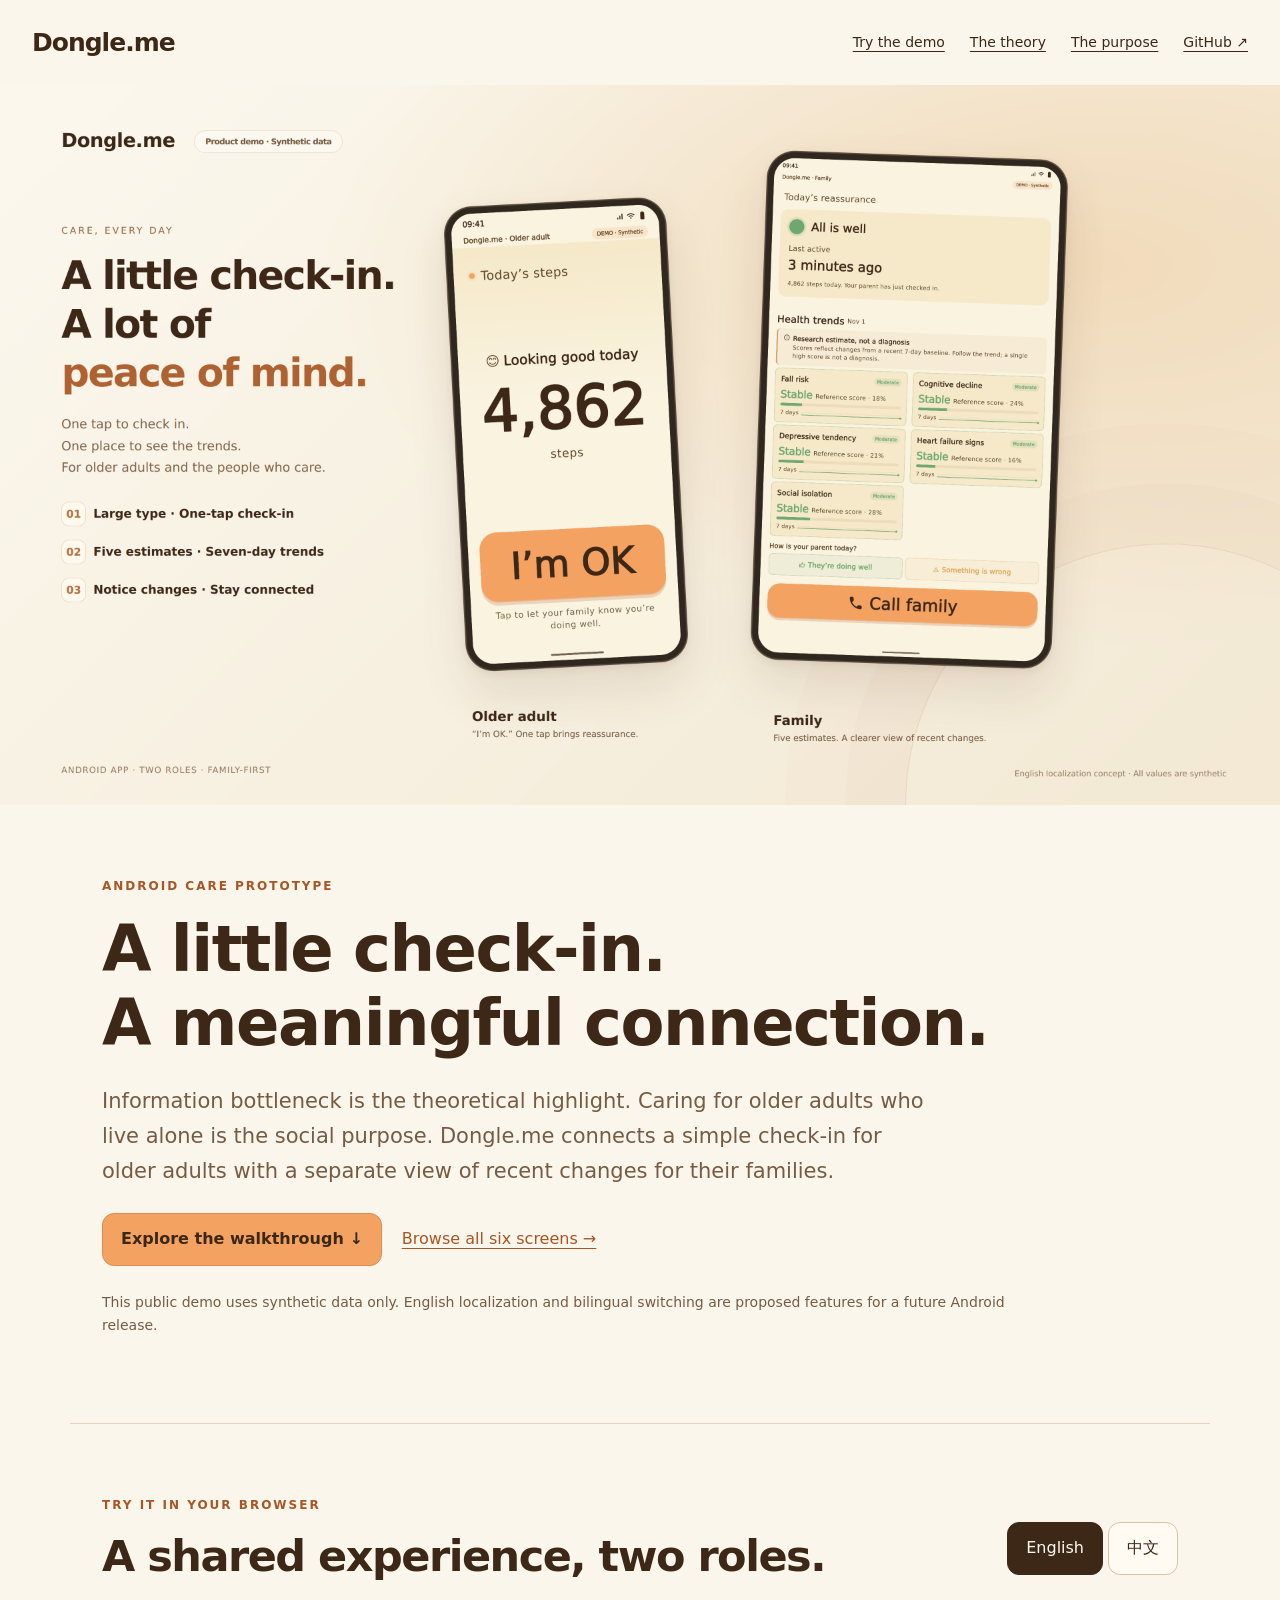
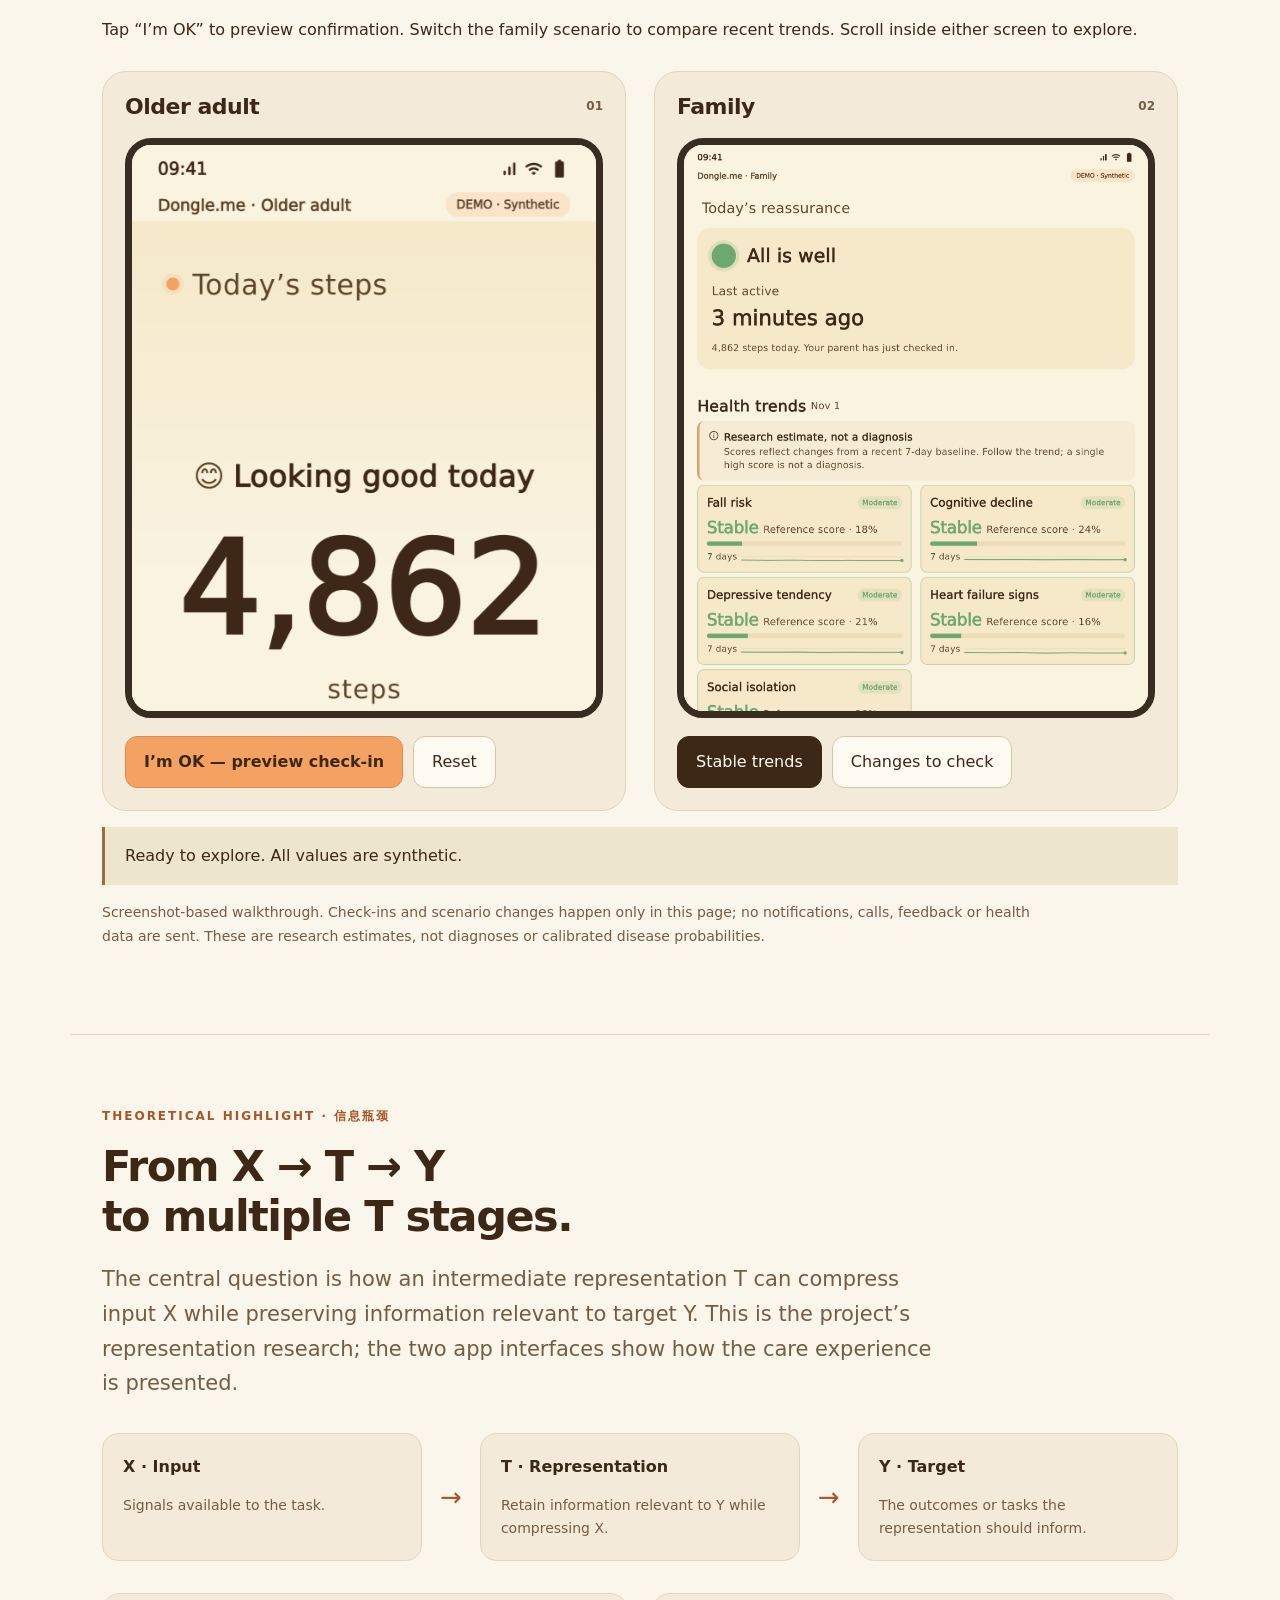
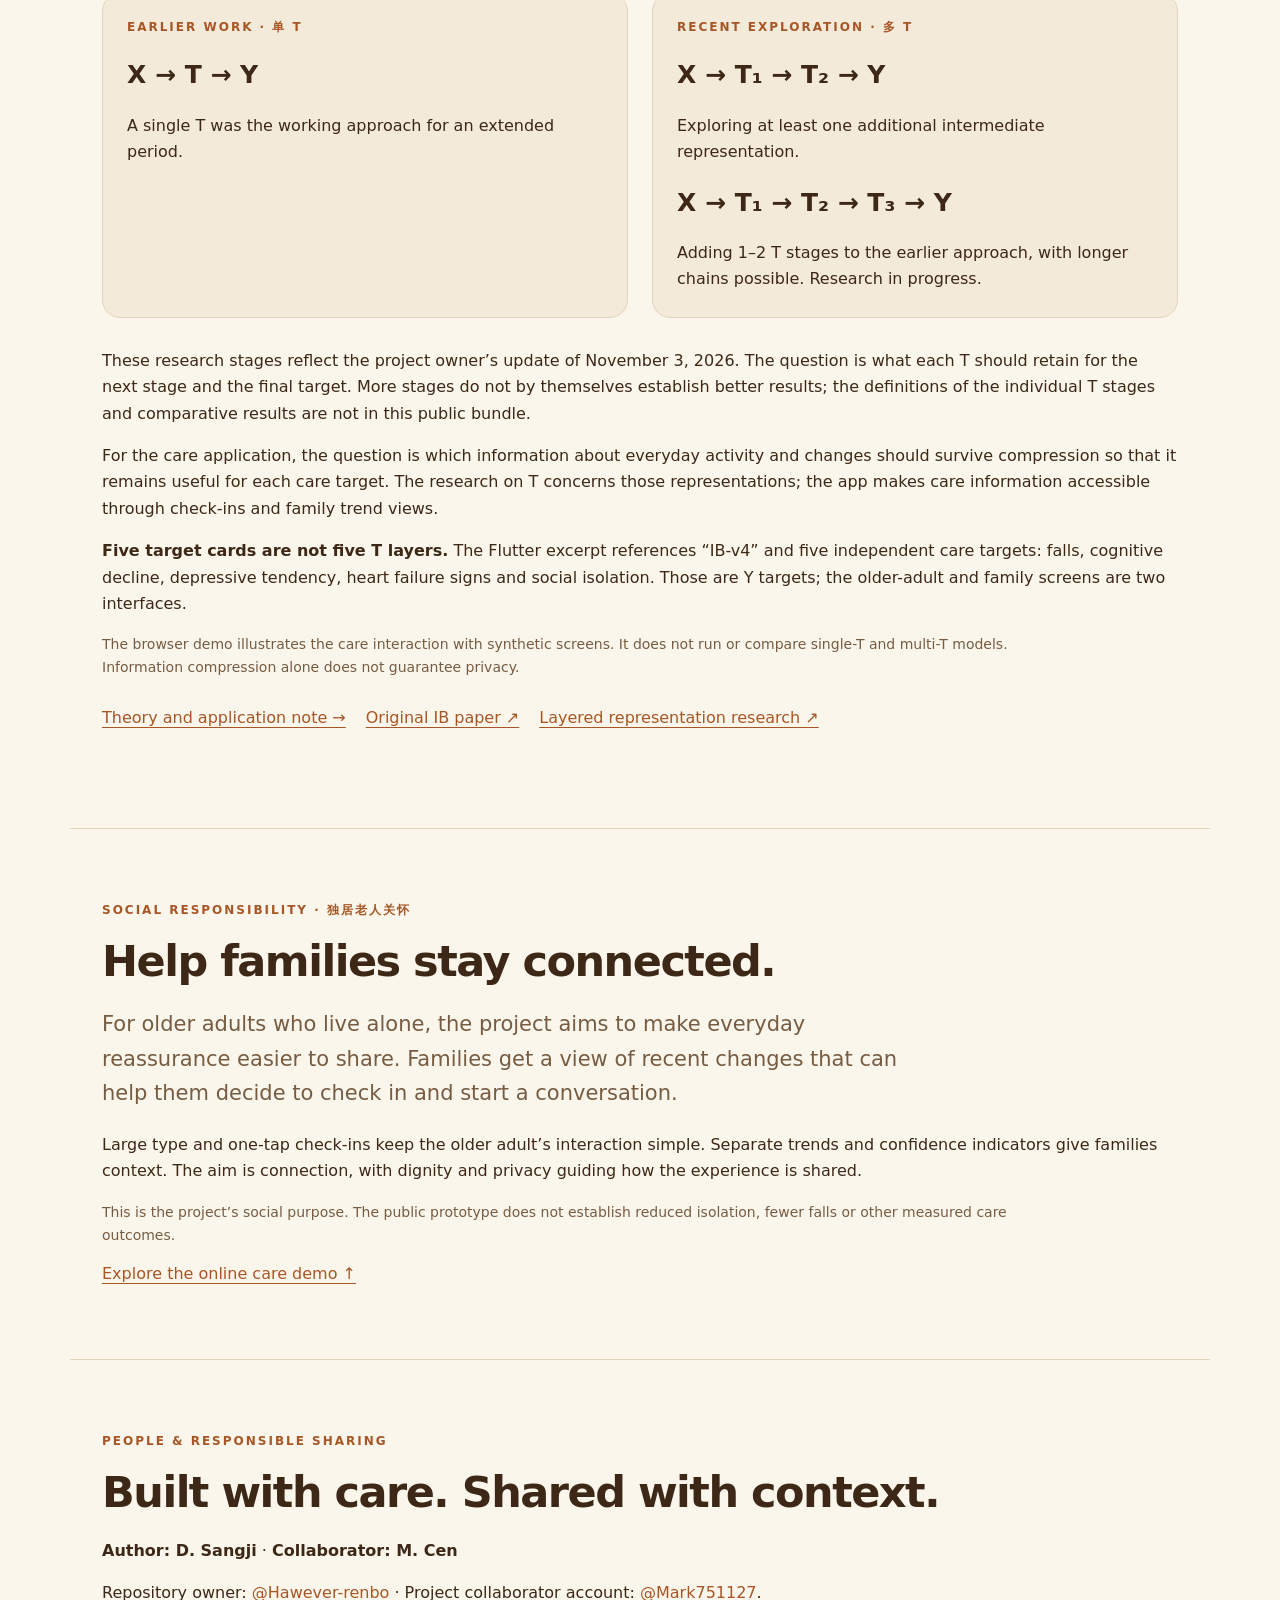
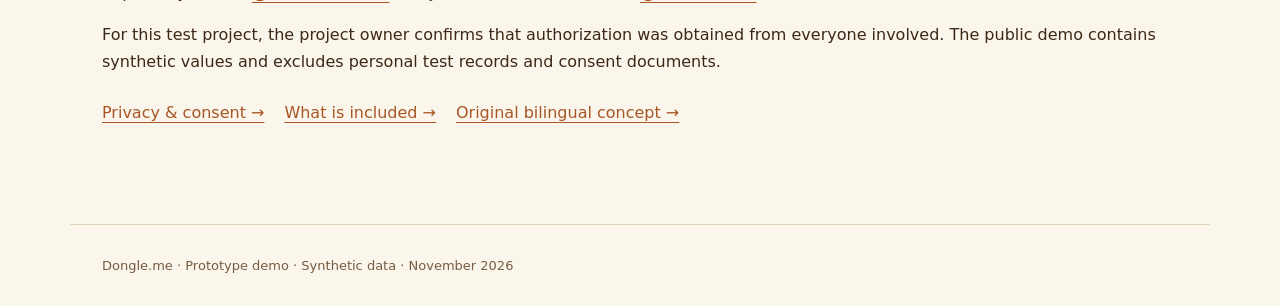
<file: index.html>
<!doctype html>
<html lang="en">
<head>
<meta name="author" content="D. Sangji">
<meta charset="utf-8"><meta name="viewport" content="width=device-width,initial-scale=1">
<meta name="description" content="Dongle.me: information bottleneck research from X–T–Y to multi-T exploration, applied to care for older adults living alone.">
<meta property="og:title" content="Dongle.me — A little check-in. A lot of peace of mind.">
<meta property="og:description" content="Information bottleneck · Care for older adults living alone · Synthetic-data walkthrough">
<meta property="og:image" content="https://hawever-renbo.github.io/dongle-me/assets/cover.png">
<title>Dongle.me · Care prototype</title>
<link rel="icon" href="data:,">
<link rel="stylesheet" href="style.css"><script src="demo.js" defer></script>
</head>
<body>
<header class="nav"><a class="brand" href="#">Dongle.me</a><nav aria-label="Main"><a href="#demo">Try the demo</a><a href="#theory">The theory</a><a href="#care">The purpose</a><a href="https://github.com/Hawever-renbo/dongle-me">GitHub ↗</a></nav></header>
<main>
<section aria-label="Product overview"><img class="cover" src="assets/cover.png" alt="Dongle.me: A little check-in. A lot of peace of mind. Older adult and family interfaces side by side." width="2048" height="1152" fetchpriority="high"></section>
<section class="intro section"><p class="eyebrow">ANDROID CARE PROTOTYPE</p><h1>A little check-in.<br>A meaningful connection.</h1><p class="lead">Information bottleneck is the theoretical highlight. Caring for older adults who live alone is the social purpose. Dongle.me connects a simple check-in for older adults with a separate view of recent changes for their families.</p><div class="links"><a class="primary" href="#demo">Explore the walkthrough ↓</a><a href="assets/index.html">Browse all six screens →</a></div><p class="fine">This public demo uses synthetic data only. English localization and bilingual switching are proposed features for a future Android release.</p></section>
<section id="demo" class="section demo"><div class="section-head"><div><p class="eyebrow">TRY IT IN YOUR BROWSER</p><h2>A shared experience, two roles.</h2></div><div class="switch" role="group" aria-label="Demo language"><button type="button" id="lang-en" aria-pressed="true">English</button><button type="button" id="lang-zh" aria-pressed="false" lang="zh-CN">中文</button></div></div>
<p id="instructions">Tap “I’m OK” to preview confirmation. Switch the family scenario to compare recent trends. Scroll inside either screen to explore.</p>
<div class="panels"><article class="panel"><div class="panel-top"><h3 id="elder-label">Older adult</h3><span class="tag">01</span></div><div class="screen"><img id="elder-screen" src="assets/01-elder-home.png" alt="Older adult home, English"></div><div class="controls"><button class="primary" type="button" id="check-in">I’m OK — preview check-in</button><button type="button" id="reset">Reset</button></div></article>
<article class="panel"><div class="panel-top"><h3 id="family-label">Family</h3><span class="tag">02</span></div><div class="screen"><img id="family-screen" src="assets/06-caregiver-foldable.png" alt="Family view, stable scenario, English"></div><div class="controls" role="group" aria-label="Family scenario"><button type="button" id="stable" aria-pressed="true">Stable trends</button><button type="button" id="watch" aria-pressed="false">Changes to check</button></div></article></div>
<p id="demo-status" class="status" role="status" aria-live="polite">Ready to explore. All values are synthetic.</p><p id="scope" class="fine">Screenshot-based walkthrough. Check-ins and scenario changes happen only in this page; no notifications, calls, feedback or health data are sent. These are research estimates, not diagnoses or calibrated disease probabilities.</p><noscript><p>Enable JavaScript for interactive controls, or <a href="assets/index.html">browse the static gallery</a>.</p></noscript></section>
<section id="theory" class="section"><p class="eyebrow">THEORETICAL HIGHLIGHT · 信息瓶颈</p><h2>From X → T → Y<br>to multiple T stages.</h2><p class="lead">The central question is how an intermediate representation T can compress input X while preserving information relevant to target Y. This is the project’s representation research; the two app interfaces show how the care experience is presented.</p><div class="flow" aria-label="Single intermediate representation: X to T to Y"><div><b>X · Input</b><p>Signals available to the task.</p></div><span aria-hidden="true">→</span><div><b>T · Representation</b><p>Retain information relevant to Y while compressing X.</p></div><span aria-hidden="true">→</span><div><b>Y · Target</b><p>The outcomes or tasks the representation should inform.</p></div></div>
<div class="research-stages"><article><p class="eyebrow">EARLIER WORK · 单 T</p><h3>X → T → Y</h3><p>A single T was the working approach for an extended period.</p></article><article><p class="eyebrow">RECENT EXPLORATION · 多 T</p><h3>X → T₁ → T₂ → Y</h3><p>Exploring at least one additional intermediate representation.</p><h3>X → T₁ → T₂ → T₃ → Y</h3><p>Adding 1–2 T stages to the earlier approach, with longer chains possible. Research in progress.</p></article></div>
<p>These research stages reflect the project owner’s update of November 3, 2026. The question is what each T should retain for the next stage and the final target. More stages do not by themselves establish better results; the definitions of the individual T stages and comparative results are not in this public bundle.</p><p>For the care application, the question is which information about everyday activity and changes should survive compression so that it remains useful for each care target. The research on T concerns those representations; the app makes care information accessible through check-ins and family trend views.</p>
<p><strong>Five target cards are not five T layers.</strong> The Flutter excerpt references “IB-v4” and five independent care targets: falls, cognitive decline, depressive tendency, heart failure signs and social isolation. Those are Y targets; the older-adult and family screens are two interfaces.</p><p class="fine">The browser demo illustrates the care interaction with synthetic screens. It does not run or compare single-T and multi-T models. Information compression alone does not guarantee privacy.</p><div class="links"><a href="https://github.com/Hawever-renbo/dongle-me/blob/main/docs/INFORMATION_BOTTLENECK.md">Theory and application note →</a><a href="https://arxiv.org/abs/physics/0004057">Original IB paper ↗</a><a href="https://arxiv.org/abs/1503.02406">Layered representation research ↗</a></div></section>
<section id="care" class="section"><p class="eyebrow">SOCIAL RESPONSIBILITY · 独居老人关怀</p><h2>Help families stay connected.</h2><p class="lead">For older adults who live alone, the project aims to make everyday reassurance easier to share. Families get a view of recent changes that can help them decide to check in and start a conversation.</p><p>Large type and one-tap check-ins keep the older adult’s interaction simple. Separate trends and confidence indicators give families context. The aim is connection, with dignity and privacy guiding how the experience is shared.</p><p class="fine">This is the project’s social purpose. The public prototype does not establish reduced isolation, fewer falls or other measured care outcomes.</p><a href="#demo">Explore the online care demo ↑</a></section>
<section class="section"><p class="eyebrow">PEOPLE & RESPONSIBLE SHARING</p><h2>Built with care. Shared with context.</h2><p><strong>Author: D. Sangji</strong> · <strong>Collaborator: M. Cen</strong></p><p>Repository owner: <a href="https://github.com/Hawever-renbo">@Hawever-renbo</a> · Project collaborator account: <a href="https://github.com/Mark751127">@Mark751127</a>.</p><p>For this test project, the project owner confirms that authorization was obtained from everyone involved. The public demo contains synthetic values and excludes personal test records and consent documents.</p><div class="links"><a href="https://github.com/Hawever-renbo/dongle-me/blob/main/docs/PRIVACY.md">Privacy & consent →</a><a href="https://github.com/Hawever-renbo/dongle-me/blob/main/docs/STATUS.md">What is included →</a><a href="assets/bilingual-preview.html">Original bilingual concept →</a></div></section>
</main><footer>Dongle.me · Prototype demo · Synthetic data · November 2026</footer>
</body></html>
</file>
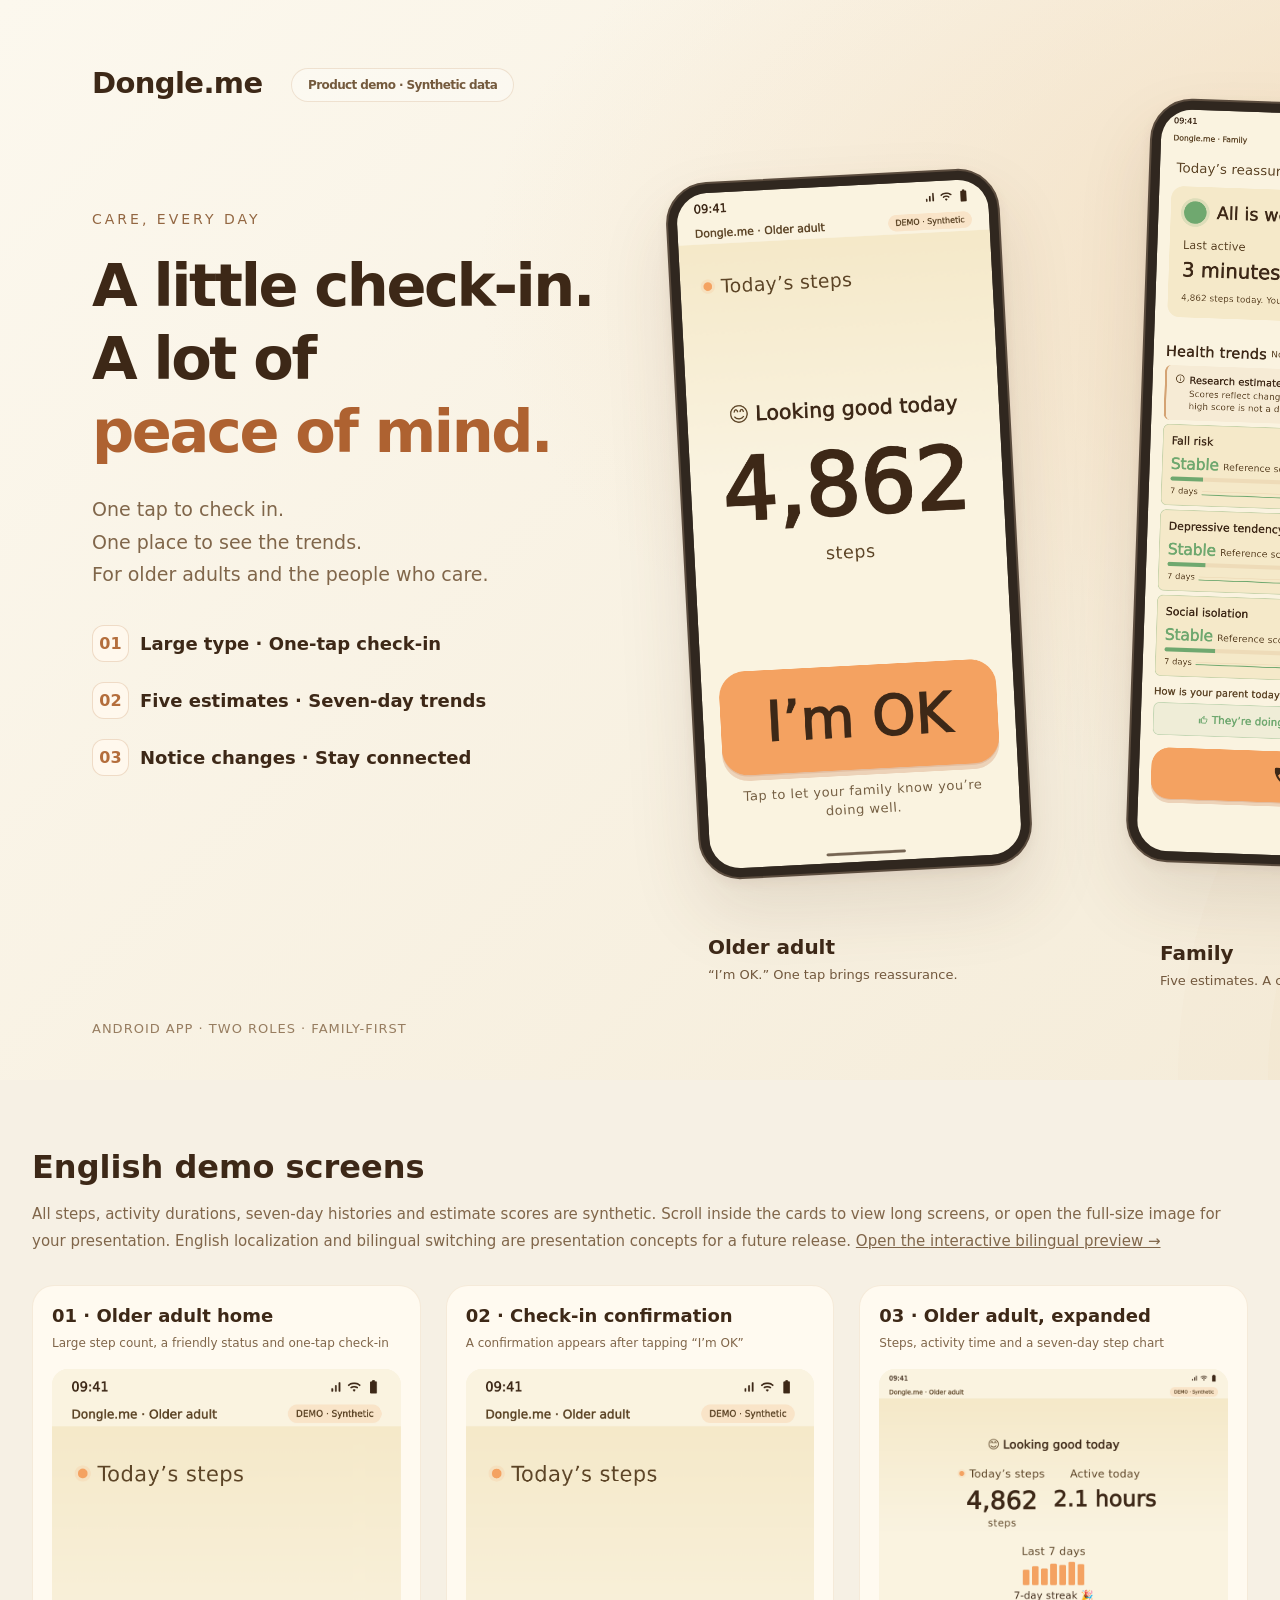
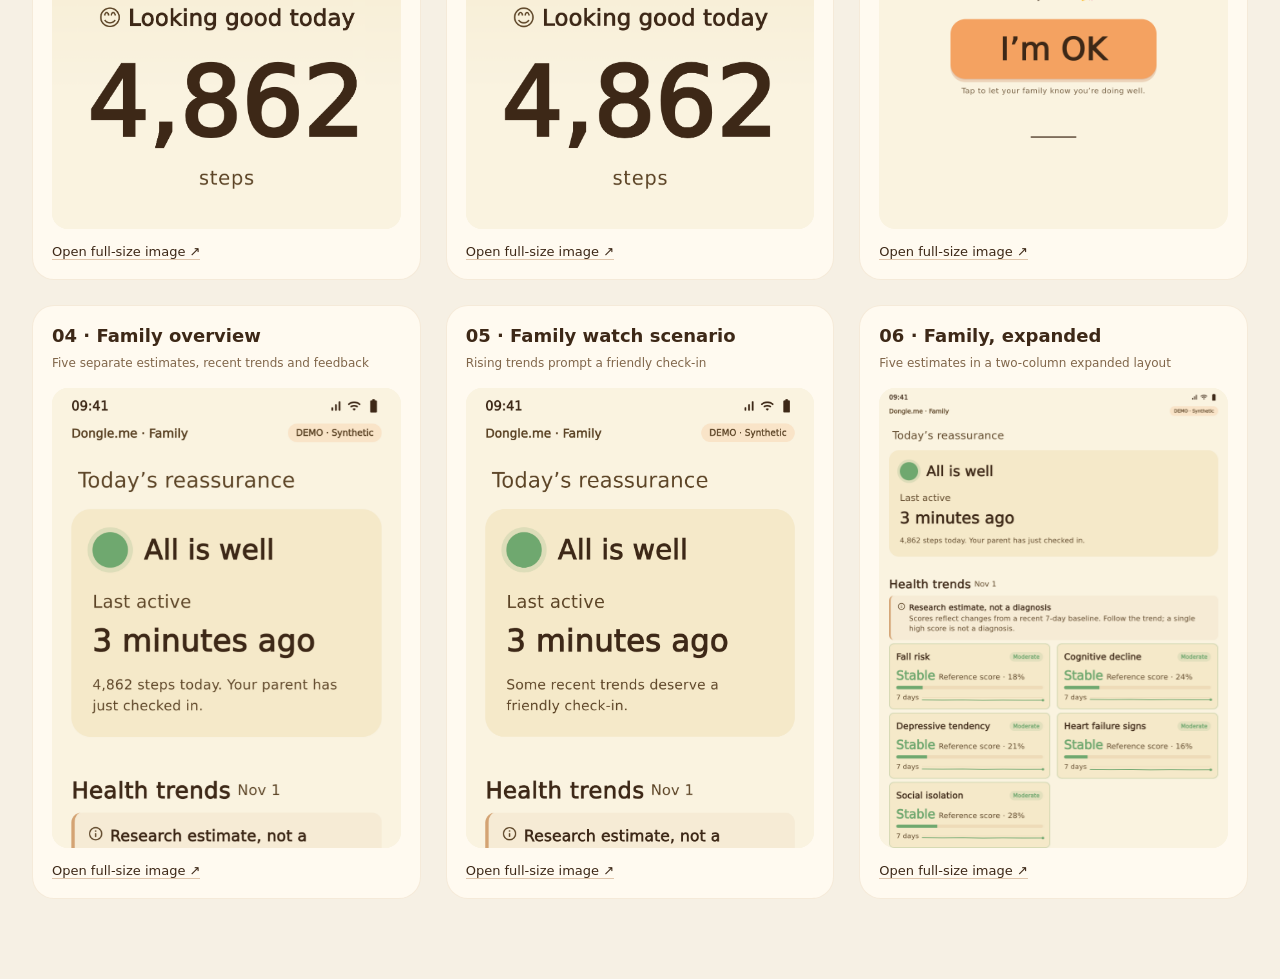
<file: assets/index.html>
<!doctype html>
<html lang="en">
<meta charset="utf-8">
<meta name="viewport" content="width=device-width,initial-scale=1">
<title>Dongle.me · English product demo</title>
<style>
*{box-sizing:border-box}body{margin:0;color:#3d2817;background:#f6f0e4;font-family:'DejaVu Sans','Source Han Sans SC',sans-serif}a{color:inherit}button{font:inherit;cursor:pointer}.hero{position:relative;width:1920px;height:1080px;overflow:hidden;background:radial-gradient(ellipse at 85% 25%,#f2dbbb 0,transparent 50%),linear-gradient(135deg,#fcf8ee,#f3e9d4);isolation:isolate}.hero:after{content:'';position:absolute;width:780px;height:780px;right:-220px;bottom:-390px;border:1px solid #d4a37355;border-radius:50%;box-shadow:0 0 0 90px #d4a3730a,0 0 0 180px #d4a37308;z-index:-1}.brand{position:absolute;left:92px;top:66px;font-size:29px;font-weight:800;letter-spacing:1px}.pill{display:inline-flex;align-items:center;gap:8px;border:1px solid #b9855535;border-radius:30px;padding:9px 16px;font-size:12px;font-weight:600;color:#745a3d;background:#ffffff50}.brand .pill{vertical-align:middle;margin-left:19px}.hero-copy{position:absolute;left:92px;top:237px;width:490px}.eyebrow{font-size:16px;letter-spacing:4px;color:#936742}.hero h1{font-weight:800;font-size:66px;line-height:1.38;letter-spacing:-2px;margin:22px 0 25px}.hero h1 span{color:#ae6231}.sub{font-size:21px;line-height:1.9;max-width:440px;color:#80664a}.features{display:grid;gap:21px;margin-top:48px}.feature{display:flex;align-items:center;gap:15px;font-size:20px;font-weight:600}.feature i{font-style:normal;display:grid;place-items:center;border:1px solid #c18a5a44;width:37px;height:37px;border-radius:12px;background:#fff8ed;color:#b46e3c;font-size:16px}.device{position:absolute;background:#30271f;border:2px solid #5b4c3e;border-radius:42px;padding:9px;box-shadow:0 35px 70px #5d3c2820,0 4px 12px #5d3c2812;overflow:hidden}.device img{display:block;width:100%;border-radius:31px}.elder{width:334px;left:682px;top:175px;transform:rotate(-3deg)}.care{width:452px;left:1138px;top:105px;transform:rotate(2deg)}.caption{position:absolute;font-size:16px;color:#72583d}.caption b{display:block;color:#3d2817;font-size:20px;margin-bottom:8px}.cap-elder{left:708px;top:935px}.cap-care{left:1160px;top:941px}.bottom{position:absolute;bottom:44px;left:92px;font-size:13px;color:#977d60;letter-spacing:1px}.hero-note{position:absolute;right:80px;bottom:40px;font-size:12px;color:#977d60}.gallery{max-width:1350px;margin:0 auto;padding:68px 32px 80px}.gallery h2{font-size:32px;margin:0 0 12px}.gallery p{font-size:15px;line-height:1.8;color:#80664a}.grid{display:grid;grid-template-columns:repeat(3,1fr);gap:25px;margin-top:30px}.card{background:#fffaf0;border:1px solid #ddc5a54f;border-radius:22px;padding:19px}.card h3{font-size:18px;margin:0 0 7px}.card p{margin:0 0 14px;font-size:12px}.shot{height:460px;overflow:auto;border-radius:16px;scrollbar-width:thin;background:#faf3e0}.shot img{display:block;width:100%}.card>a{display:inline-block;font-size:13px;margin-top:15px;text-decoration:none;border-bottom:1px solid #b9855570}.board-scroll{overflow:auto}.gallery-only .board-scroll{display:none}@media(max-width:850px){.grid{grid-template-columns:1fr 1fr}.gallery{padding:35px 18px}.hero{transform-origin:top left}.board-scroll{display:none}}@media(max-width:520px){.grid{grid-template-columns:1fr}}
.hero h1{font-size:59px;line-height:1.24;letter-spacing:-2.4px}.hero-copy{top:211px;width:535px}.sub{font-size:19px;line-height:1.7;max-width:515px}.features{margin-top:35px;gap:20px}.feature{font-size:18px;gap:11px}.eyebrow{font-size:14px;letter-spacing:3px}.cap-care{font-size:13px}.cap-elder{font-size:13px}.brand{letter-spacing:-.6px}</style>
<div class="board-scroll">
<section class="hero" id="presentation-board">
  <div class="brand">Dongle.me <span class="pill">Product demo · Synthetic data</span></div>
  <div class="hero-copy">
    <div class="eyebrow">CARE, EVERY DAY</div>
    <h1>A little check-in.<br>A lot of<br><span>peace of mind.</span></h1>
    <p class="sub">One tap to check in.<br>One place to see the trends.<br>For older adults and the people who care.</p>
    <div class="features">
      <div class="feature"><i>01</i> Large type · One-tap check-in</div>
      <div class="feature"><i>02</i> Five estimates · Seven-day trends</div>
      <div class="feature"><i>03</i> Notice changes · Stay connected</div>
    </div>
  </div>
  <div class="device elder"><img src="01-elder-home.png" alt="Older adult demo home"></div>
  <div class="device care"><img src="06-caregiver-foldable.png" alt="Family demo health trends"></div>
  <div class="caption cap-elder"><b>Older adult</b>“I’m OK.” One tap brings reassurance.</div>
  <div class="caption cap-care"><b>Family</b>Five estimates. A clearer view of recent changes.</div>
  <div class="bottom">ANDROID APP · TWO ROLES · FAMILY-FIRST</div>
  <div class="hero-note">English localization concept · All values are synthetic</div>
</section>
</div>
<main class="gallery">
  <h2>English demo screens</h2>
  <p>All steps, activity durations, seven-day histories and estimate scores are synthetic. Scroll inside the cards to view long screens, or open the full-size image for your presentation. English localization and bilingual switching are presentation concepts for a future release. <a href="bilingual-preview.html">Open the interactive bilingual preview →</a></p>
  <div class="grid">
    <article class="card"><h3>01 · Older adult home</h3><p>Large step count, a friendly status and one-tap check-in</p><div class="shot"><img src="01-elder-home.png" alt="Older adult home"></div><a href="01-elder-home.png" target="_blank">Open full-size image ↗</a></article>
    <article class="card"><h3>02 · Check-in confirmation</h3><p>A confirmation appears after tapping “I’m OK”</p><div class="shot"><img src="02-elder-check-in.png" alt="Check-in confirmation"></div><a href="02-elder-check-in.png" target="_blank">Open full-size image ↗</a></article>
    <article class="card"><h3>03 · Older adult, expanded</h3><p>Steps, activity time and a seven-day step chart</p><div class="shot"><img src="03-elder-foldable.png" alt="Older adult expanded"></div><a href="03-elder-foldable.png" target="_blank">Open full-size image ↗</a></article>
    <article class="card"><h3>04 · Family overview</h3><p>Five separate estimates, recent trends and feedback</p><div class="shot"><img src="04-caregiver-overview.png" alt="Family overview"></div><a href="04-caregiver-overview.png" target="_blank">Open full-size image ↗</a></article>
    <article class="card"><h3>05 · Family watch scenario</h3><p>Rising trends prompt a friendly check-in</p><div class="shot"><img src="05-caregiver-watch.png" alt="Family watch scenario"></div><a href="05-caregiver-watch.png" target="_blank">Open full-size image ↗</a></article>
    <article class="card"><h3>06 · Family, expanded</h3><p>Five estimates in a two-column expanded layout</p><div class="shot"><img src="06-caregiver-foldable.png" alt="Family expanded"></div><a href="06-caregiver-foldable.png" target="_blank">Open full-size image ↗</a></article>
  </div>
</main>
</html>
</file>
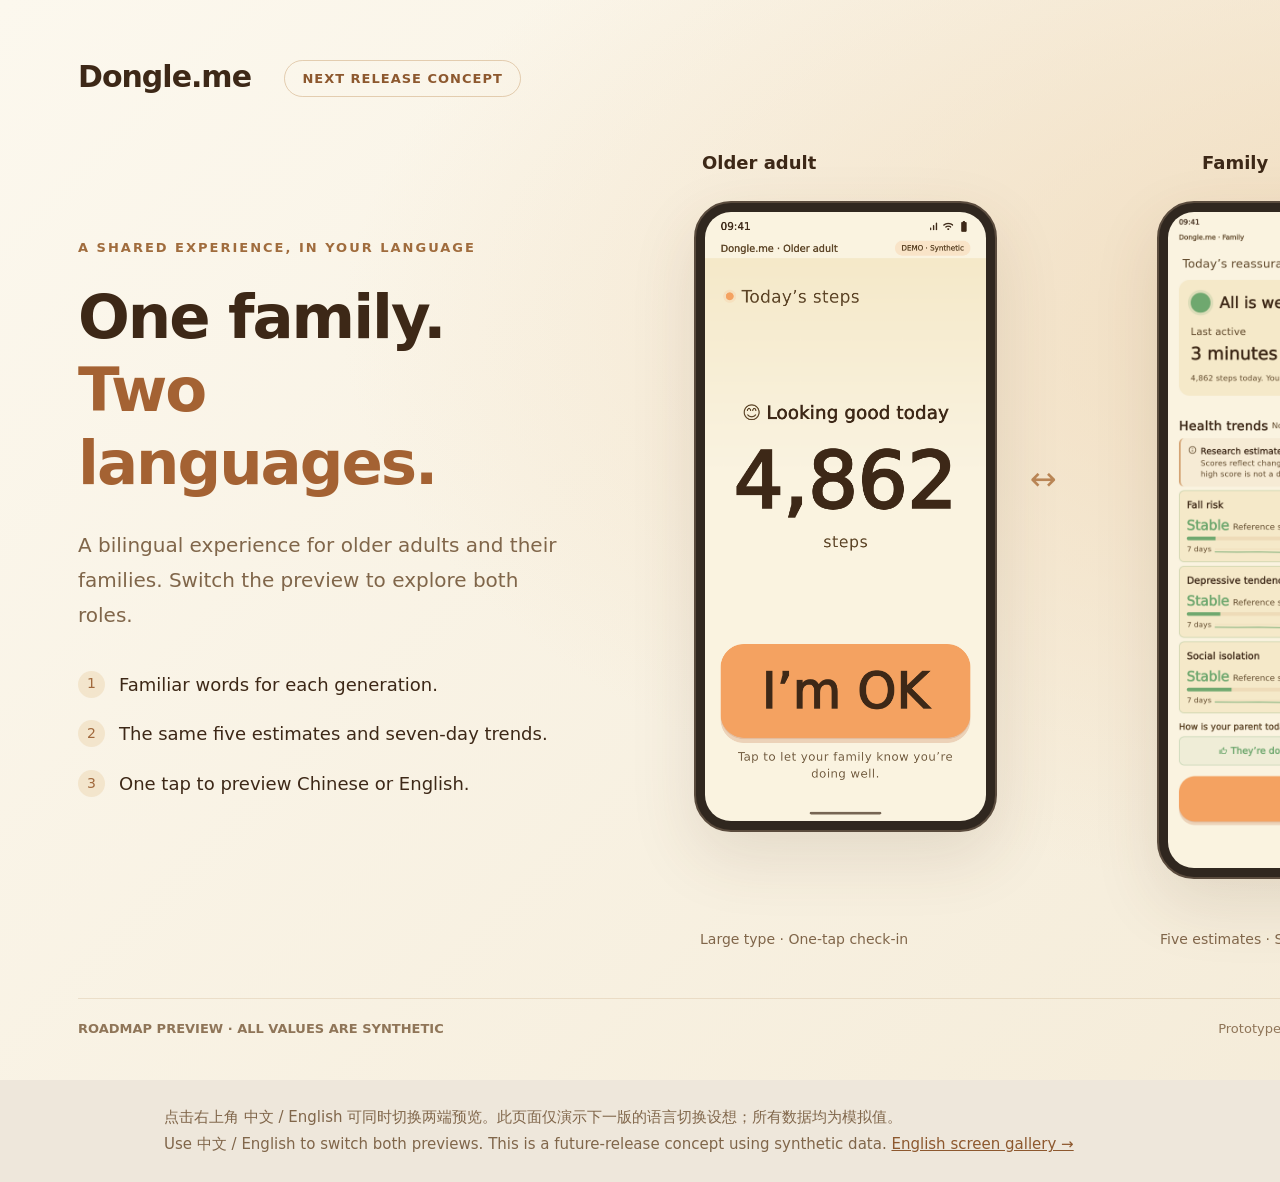
<file: assets/bilingual-preview.html>
<!DOCTYPE html>
<html lang="en"><head><meta charset="utf-8"><meta name="viewport" content="width=device-width,initial-scale=1"><title>Dongle.me · Bilingual next-release concept</title>
<style>
*{box-sizing:border-box}body{margin:0;background:#eee7db;color:#3d2817;font-family:'DejaVu Sans','Source Han Sans SC',sans-serif}button,a{font:inherit}button{cursor:pointer}.viewport{overflow:auto}.board{position:relative;width:1920px;height:1080px;overflow:hidden;background:radial-gradient(ellipse at 80% 30%,#f0daba,transparent 55%),linear-gradient(135deg,#fcf8ee,#f3e9d4)}header{position:absolute;left:78px;right:78px;top:48px;display:flex;align-items:center;justify-content:space-between}.brand{font-size:30px;font-weight:800;letter-spacing:-1px}.concept{margin-left:24px;font-size:13px;vertical-align:middle;border:1px solid #c89c6c77;border-radius:30px;padding:10px 17px;color:#8d582e;letter-spacing:1px}.language{display:flex;align-items:center;gap:22px}.language-label{font-size:14px;color:#80664a}.switch{display:flex;border:1px solid #b5885a55;border-radius:30px;padding:5px;background:#ffffff88;gap:4px}.switch button{border:0;background:transparent;padding:12px 24px;border-radius:22px;color:#80664a;font-size:16px;font-weight:700}.switch button[aria-pressed=true]{background:#3d2817;color:#fff8e8;box-shadow:0 3px 8px #3d281720}.switch button:focus-visible{outline:3px solid #f4a261;outline-offset:3px}.copy{position:absolute;left:78px;top:240px;width:490px}.eyebrow{font-size:13px;letter-spacing:2px;color:#a06c3d;font-weight:700}h1{font-size:61px;line-height:1.2;letter-spacing:-2px;margin:25px 0 28px}h1 span{color:#a46233}.intro{font-size:20px;line-height:1.75;color:#80664a}.points{display:grid;gap:22px;margin-top:38px}.point{display:flex;gap:14px;font-size:18px;line-height:1.55;align-items:flex-start}.point i{font-style:normal;background:#ecd5ae77;border-radius:50%;width:27px;height:27px;display:grid;place-items:center;flex-shrink:0;color:#a1693d;font-size:14px}.role{position:absolute;top:152px;font-size:18px;font-weight:700}.role-a{left:702px}.role-b{left:1202px}.device{position:absolute;padding:9px;background:#30271f;border:2px solid #5b4c3e;border-radius:37px;overflow:hidden;box-shadow:0 25px 65px #5d3c2820}.device img{display:block;width:100%;border-radius:26px}.elder{left:694px;top:201px;width:303px}.family{left:1157px;top:201px;width:402px}.connector{position:absolute;left:1030px;top:460px;color:#b98555;font-size:32px}.caption{position:absolute;font-size:14px;color:#80664a;top:931px}.cap-a{left:700px}.cap-b{left:1160px}.footer{position:absolute;bottom:44px;left:78px;right:78px;border-top:1px solid #b58a5d33;padding-top:22px;display:flex;justify-content:space-between;gap:30px;font-size:13px;color:#8f7558}.footer strong{font-weight:600}.foot-note{max-width:830px;text-align:right}.help{padding:24px;max-width:1000px;margin:auto;font-size:15px;line-height:1.8;color:#80664a}.help a{color:#8d582e}.zh h1{font-size:64px;line-height:1.4;letter-spacing:0}.zh .intro{line-height:1.9}.zh .eyebrow{letter-spacing:3px}
</style></head><body><div class="viewport"><div id="bilingual-board" class="board">
<header><div class="brand">Dongle.me <span class="concept" data-t="badge">NEXT RELEASE CONCEPT</span></div><div class="language"><span class="language-label" data-t="language">Display language</span><div class="switch" role="group" aria-label="Preview language"><button id="lang-zh" lang="zh-CN" type="button" aria-pressed="false">中文</button><button id="lang-en" lang="en" type="button" aria-pressed="true">English</button></div></div></header>
<div class="copy"><div class="eyebrow" data-t="eyebrow">A SHARED EXPERIENCE, IN YOUR LANGUAGE</div><h1 data-t="headline">One family.<br><span>Two languages.</span></h1><p class="intro" data-t="intro">A bilingual experience for older adults and their families. Switch the preview to explore both roles.</p><div class="points"><div class="point"><i>1</i><span data-t="point1">Familiar words for each generation.</span></div><div class="point"><i>2</i><span data-t="point2">The same five estimates and seven-day trends.</span></div><div class="point"><i>3</i><span data-t="point3">One tap to preview Chinese or English.</span></div></div></div>
<div class="role role-a" data-t="older">Older adult</div><div class="role role-b" data-t="family">Family</div>
<div class="device elder"><img id="elder-image" src="01-elder-home.png" alt="Older adult screen in English"></div><div class="connector" aria-hidden="true">↔</div><div class="device family"><img id="family-image" src="06-caregiver-foldable.png" alt="Family screen in English"></div>
<div class="caption cap-a" data-t="caption1">Large type · One-tap check-in</div><div class="caption cap-b" data-t="caption2">Five estimates · Seven-day trends</div>
<div class="footer"><strong data-t="footer">ROADMAP PREVIEW · ALL VALUES ARE SYNTHETIC</strong><span class="foot-note" data-t="note">Prototype only. English localization and language switching are not available in the current APK.</span></div>
</div></div><div class="help">点击右上角 中文 / English 可同时切换两端预览。此页面仅演示下一版的语言切换设想；所有数据均为模拟值。<br>Use 中文 / English to switch both previews. This is a future-release concept using synthetic data. <a href="index.html">English screen gallery →</a></div>
<script>
const copy={en:{badge:'NEXT RELEASE CONCEPT',language:'Display language',eyebrow:'A SHARED EXPERIENCE, IN YOUR LANGUAGE',headline:'One family.<br><span>Two languages.</span>',intro:'A bilingual experience for older adults and their families. Switch the preview to explore both roles.',point1:'Familiar words for each generation.',point2:'The same five estimates and seven-day trends.',point3:'One tap to preview Chinese or English.',older:'Older adult',family:'Family',caption1:'Large type · One-tap check-in',caption2:'Five estimates · Seven-day trends',footer:'ROADMAP PREVIEW · ALL VALUES ARE SYNTHETIC',note:'Prototype only. English localization and language switching are not available in the current APK.'},zh:{badge:'下一版功能展望',language:'界面语言',eyebrow:'用熟悉的语言，让家人安心',headline:'一份牵挂，<br><span>两种语言。</span>',intro:'为老人与子女提供熟悉的语言。<br>点击语言按钮，同时预览两端的<br>中文或英文界面。',point1:'熟悉的表达，照顾每一代人。',point2:'相同的五项预估与七日趋势。',point3:'轻轻一点，中英文同步切换预览。',older:'老人端',family:'子女端',caption1:'大字界面 · 一键报平安',caption2:'五项预估 · 七日趋势',footer:'下一版展望 · 所有数据均为模拟值',note:'此为交互原型；英文界面及语言切换尚未在当前 APK 中实现。'}};
async function setLanguage(lang){document.documentElement.lang=lang==='zh'?'zh-CN':'en';document.getElementById('bilingual-board').classList.toggle('zh',lang==='zh');document.querySelectorAll('[data-t]').forEach(el=>{el.innerHTML=copy[lang][el.dataset.t]});for(const l of ['zh','en'])document.getElementById('lang-'+l).setAttribute('aria-pressed',String(lang===l));const prefix=lang==='zh'?'zh/':'';const elder=document.getElementById('elder-image'),family=document.getElementById('family-image');elder.src=prefix+'01-elder-home.png';family.src=prefix+'06-caregiver-foldable.png';elder.alt=lang==='zh'?'老人端中文界面':'Older adult screen in English';family.alt=lang==='zh'?'子女端中文界面':'Family screen in English';await Promise.all([elder.decode(),family.decode()]);window.previewLanguage=lang;}
document.getElementById('lang-en').onclick=()=>setLanguage('en');document.getElementById('lang-zh').onclick=()=>setLanguage('zh');window.previewLanguage='en';
</script></body></html>
</file>
<file: style.css>
:root{color-scheme:light;--ink:#3d2817;--muted:#765c43;--bg:#fbf6eb;--line:#e3d4be;--accent:#a75626}*{box-sizing:border-box}html{scroll-behavior:smooth;scroll-padding-top:24px}body{margin:0;background:var(--bg);color:var(--ink);font-family:system-ui,-apple-system,BlinkMacSystemFont,"Segoe UI",sans-serif;line-height:1.65}a{color:var(--accent);text-underline-offset:4px}button{font:inherit;cursor:pointer;color:var(--ink);background:#fffaf2;border:1px solid #d8c3a7;border-radius:12px;padding:12px 18px;min-height:48px}button:hover{background:#f4e4cc}button:focus-visible,a:focus-visible{outline:3px solid #9b4d20;outline-offset:5px}button[aria-pressed=true]{background:var(--ink);color:#fffaf2;border-color:var(--ink)}button:disabled{opacity:.6;cursor:wait}.nav{max-width:1360px;margin:auto;padding:22px 32px;display:flex;justify-content:space-between;align-items:center;gap:20px}.brand{font-size:25px;font-weight:800;letter-spacing:-1px;text-decoration:none;color:var(--ink)}nav{display:flex;gap:25px;flex-wrap:wrap}nav a{font-size:14px;color:var(--ink)}.cover{display:block;width:100%;height:auto;max-width:1920px;margin:auto}.section{max-width:1140px;margin:auto;padding:72px 32px;border-bottom:1px solid var(--line)}.eyebrow{color:var(--accent);font-size:12px;font-weight:700;letter-spacing:2px;margin:0 0 16px}h1,h2,h3{line-height:1.15;letter-spacing:-1.5px}h1{font-size:clamp(38px,5vw,64px);margin:0 0 24px}h2{font-size:clamp(30px,3.6vw,43px);margin:0 0 20px}h3{font-size:22px;letter-spacing:-.5px;margin:0}.lead{font-size:21px;max-width:830px;color:var(--muted)}.fine{font-size:14px;color:var(--muted);max-width:940px}.links{display:flex;flex-wrap:wrap;gap:20px;align-items:center;margin:25px 0}.primary{display:inline-block;background:#f4a261;color:var(--ink);border:1px solid #db8d51;border-radius:12px;padding:12px 18px;font-weight:700;text-decoration:none}.primary:hover{background:#f8b57e}.section-head{display:flex;justify-content:space-between;gap:24px;align-items:center}.switch{display:flex;gap:5px;flex-shrink:0}.panels{display:grid;grid-template-columns:1fr 1fr;gap:28px;margin-top:28px}.panel{min-width:0;background:#f3ead9;border:1px solid var(--line);border-radius:24px;padding:22px}.panel-top{display:flex;justify-content:space-between;align-items:center;margin-bottom:18px}.tag{font-size:12px;font-weight:700;color:var(--muted)}.screen{height:580px;overflow-y:auto;background:#faf3e0;border:7px solid #392c21;border-radius:26px;scrollbar-width:thin;overscroll-behavior:contain}.screen img{display:block;width:100%;height:auto}.controls{display:flex;flex-wrap:wrap;gap:10px;margin-top:18px}.status{background:#eee5ce;border-left:3px solid #9b6c3f;padding:16px 20px;min-height:58px}.flow{display:grid;grid-template-columns:1fr auto 1fr auto 1fr;gap:18px;align-items:center;margin:32px 0}.flow div{background:#f3ead9;border:1px solid var(--line);border-radius:16px;padding:20px;align-self:stretch}.flow p{font-size:14px;color:var(--muted);margin-bottom:0}.flow>span{font-size:26px;color:var(--accent)}footer{max-width:1140px;margin:auto;padding:30px 32px;font-size:13px;color:var(--muted)}@media(max-width:760px){.nav{padding:18px 20px;align-items:flex-start}.nav nav{gap:10px 16px;justify-content:flex-end}.section{padding:44px 20px}.lead{font-size:18px}.section-head{display:block}.switch{margin:20px 0}.panels{grid-template-columns:1fr}.screen{height:520px}.flow{grid-template-columns:1fr}.flow>span{transform:rotate(90deg);justify-self:center}.links{gap:16px}h1,h2{letter-spacing:-1px}}@media(prefers-reduced-motion:reduce){html{scroll-behavior:auto}}
.pillars,.research-stages{display:grid;grid-template-columns:1fr 1fr;gap:24px;margin:30px 0}.pillars article,.research-stages article{min-width:0;border:1px solid var(--line);border-radius:18px;padding:24px;background:#f3ead9}.pillars h2{font-size:28px;letter-spacing:-.6px}.research-stages h3{font-size:clamp(18px,2.1vw,25px);letter-spacing:0;line-height:1.7;overflow-wrap:anywhere}.research-stages p:last-child{margin-bottom:0}@media(max-width:760px){.pillars,.research-stages{grid-template-columns:1fr}.pillars article,.research-stages article{padding:20px}}
</file>
